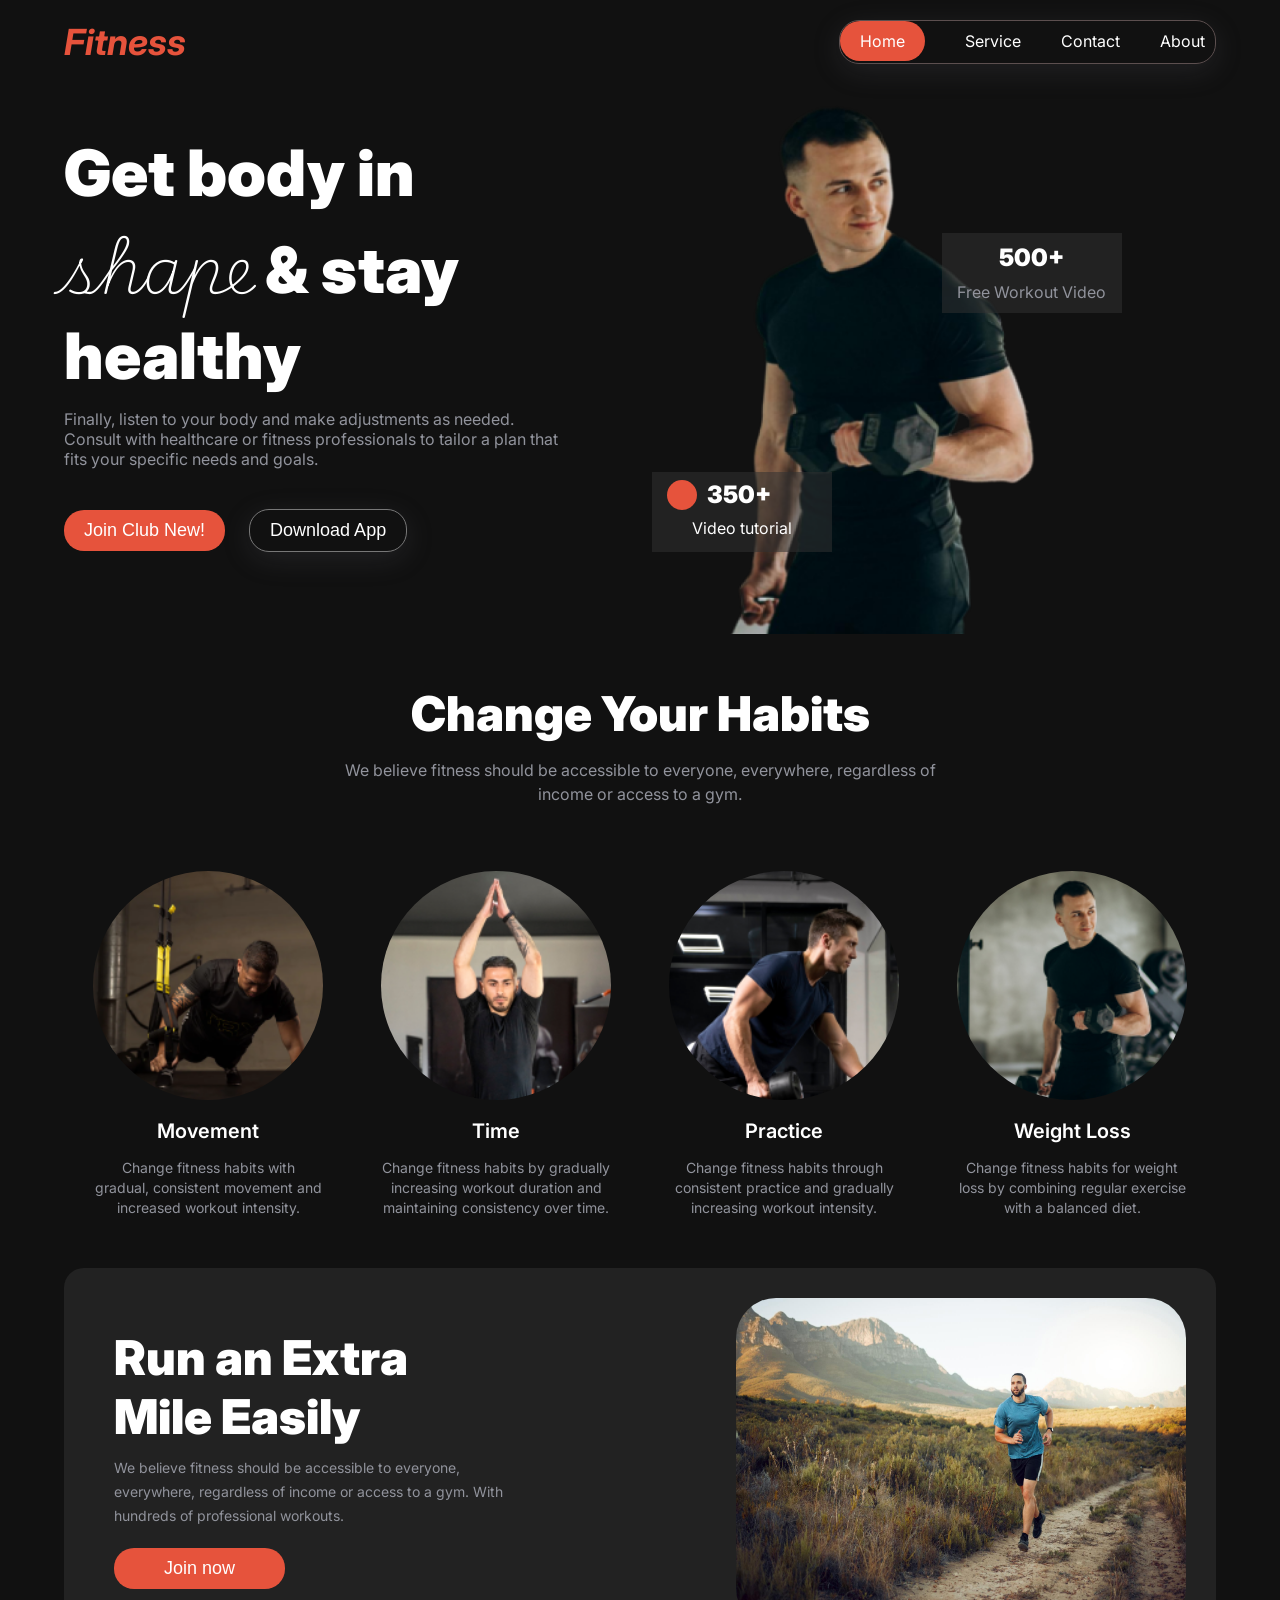
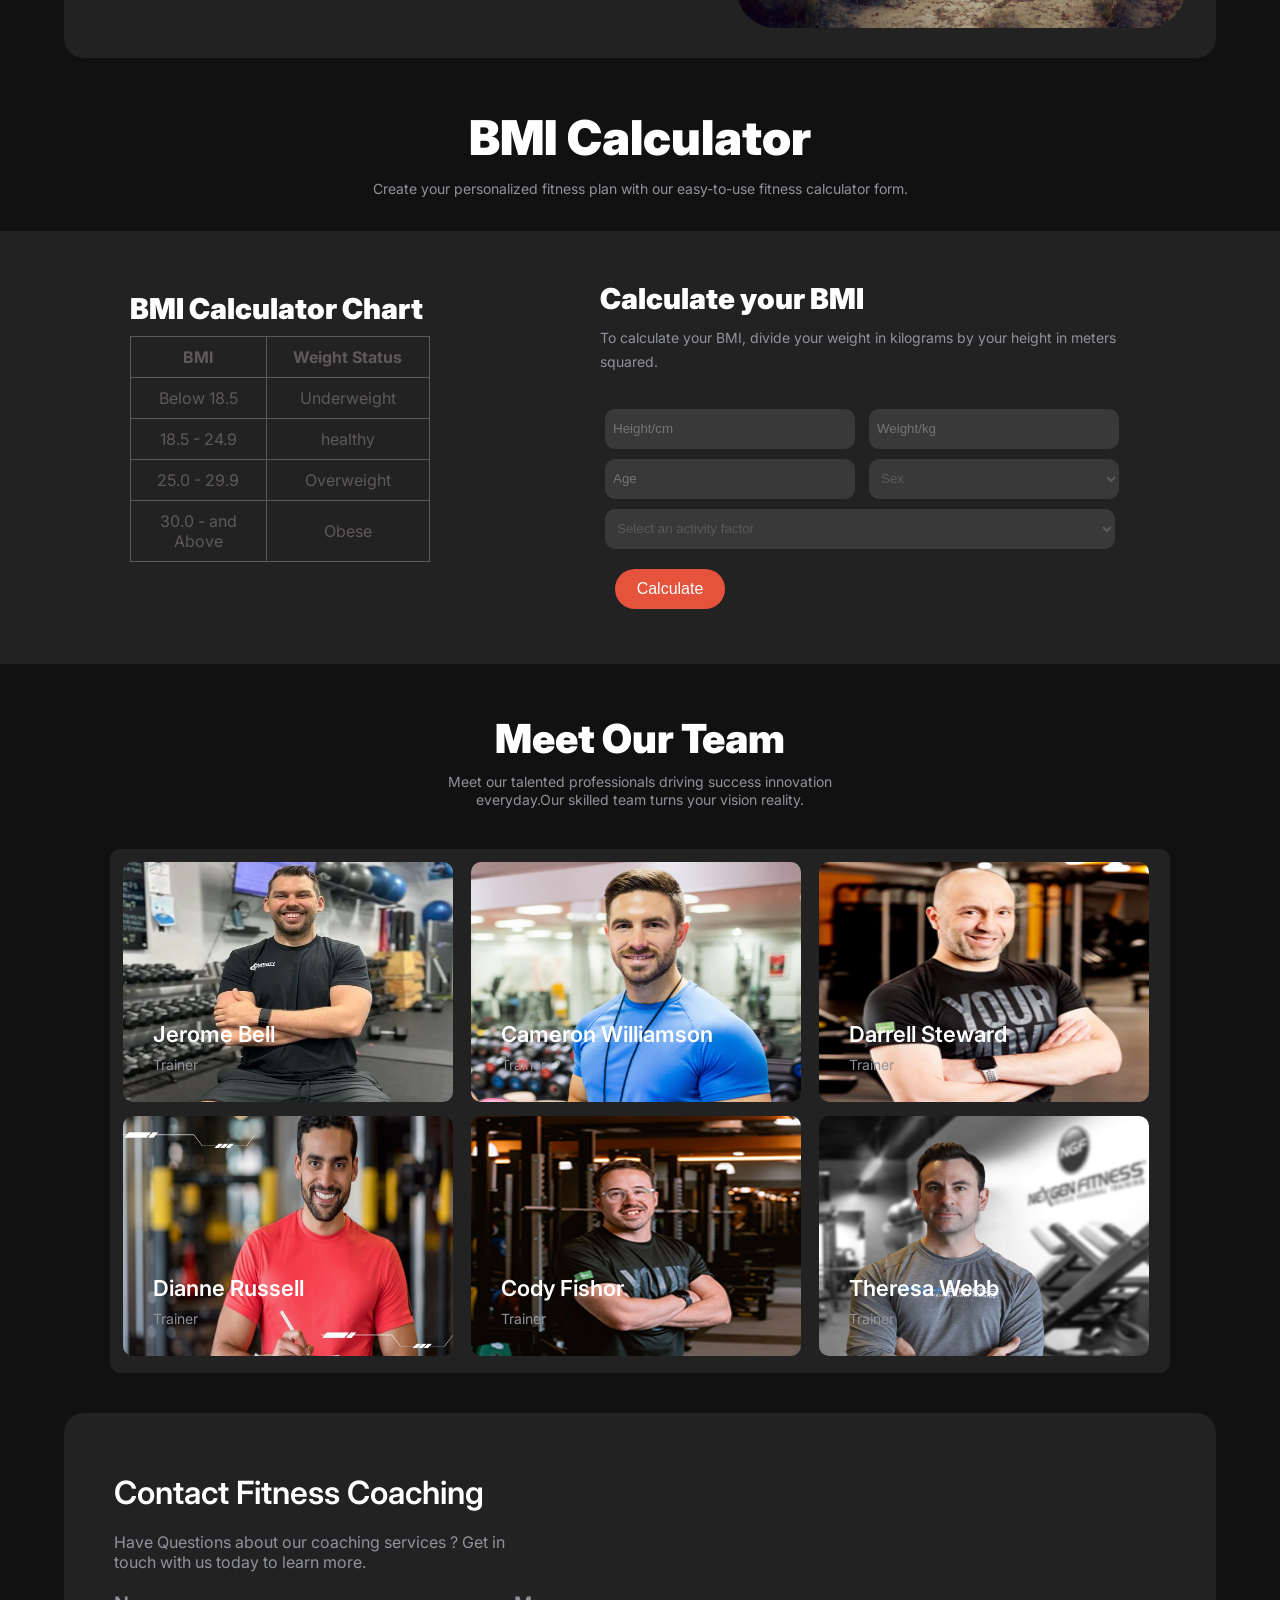
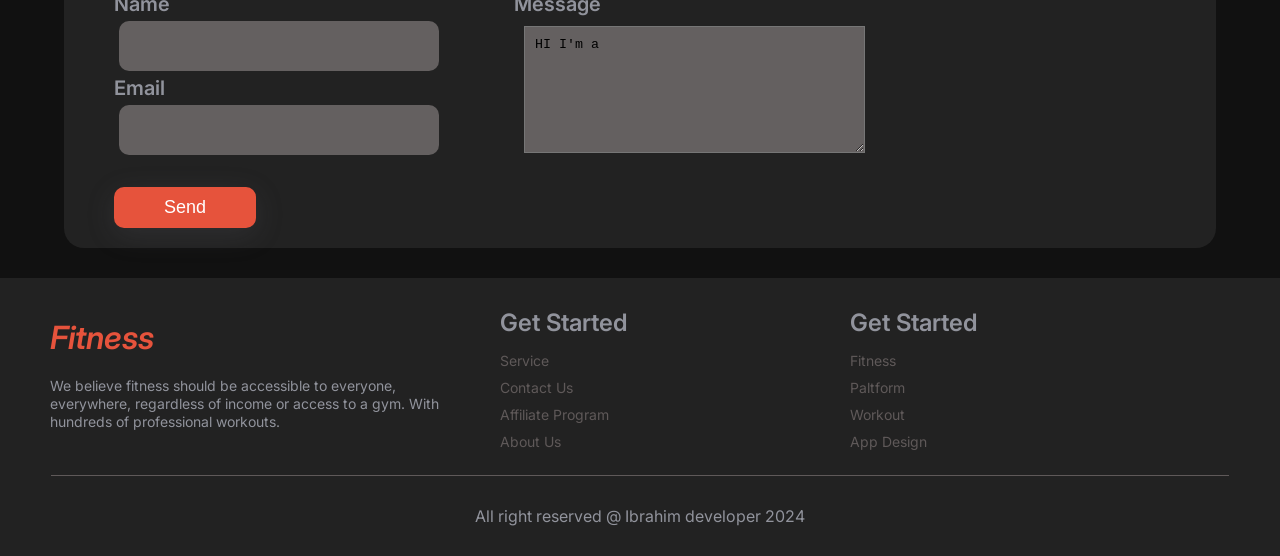
<file: index.html>
<!DOCTYPE html>
<html lang="en">

<head>
  <meta charset="UTF-8">
  <meta name="viewport" content="width=device-width, initial-scale=1.0">
  <title>Fitness</title>
  <link rel="stylesheet" href="style.css">
  <!-- icon link -->
  <link rel="stylesheet" href="https://cdn.jsdelivr.net/npm/boxicons@latest/css/boxicons.min.css">
  <!-- google gont link -->
  <link rel="preconnect" href="https://fonts.googleapis.com">
  <link rel="preconnect" href="https://fonts.gstatic.com" crossorigin>
  <link
    href="https://fonts.googleapis.com/css2?family=Playwrite+AT:ital,wght@0,100..400;1,100..400&family=Playwrite+BE+WAL:wght@100..400&family=Playwrite+DK+Uloopet:wght@100..400&display=swap"
    rel="stylesheet">

</head>

<body>
  <header class="header-section">
    <!-- navbar start  -->
    <nav class="navbar-main">
      <!-- logo -->
      <h2><i>Fitness</i></h2>

      <ul class="nav-link">
        <li><a href="" id="nav-color">Home</a></li>
        <li><a href="">Service</a></li>
        <li><a href="">Contact</a></li>
        <li><a href="">About</a></li>

      </ul>
      <div class="menu">
        <i class='bx bx-menu'></i>
      </div>
    </nav>
    <!-- navbar end -->

    <!-- bennar div start -->
    <div class="benner">
      <div class="bennar-content">
        <h1>Get body in <span class="italic">shape</span> & stay healthy</h1>
        <p>Finally, listen to your body and make adjustments as needed. Consult with healthcare or fitness professionals
          to tailor
          a plan that fits your specific needs and goals.</p>
        <div class="bannar-btn">
          <button class="btn">Join Club New!</button>
          <button class="btn-1">Download App</button>
        </div>
      </div>

      <!-- bannar-img -->

      <div class="bannar-img">
        <img src="images/Images 2.png" alt="">
        <div class="video-tutorial">
          <div class="display">
            <p></p>
            <h2>350+</h2>
          </div>
          <p>Video tutorial</p>
        </div>

        <div class="workout-video">
          <h2>500+</h2>
          <p>Free Workout Video</p>
        </div>
      </div>

    </div>
    <!-- bannar div end -->

  </header>


  <main class="main-section">
    <!-- Change Your Habits section start -->
    <section class="change-habites-section">
      <div class="change-habites-content">
        <h2>Change Your Habits</h2>
        <p>We believe fitness should be accessible to everyone, everywhere, regardless of income or access to a gym.</p>
      </div>
      <!-- habits section img part start -->
      <div class="habits-img-section">
        <div class="habits-img">
          <img src="images/image 3.png" alt="">
          <h3>Movement</h3>
          <p>Change fitness habits with gradual, consistent movement and increased workout intensity.</p>
        </div>

        <div class="habits-img">
          <img src="images/image 2.png" alt="">
          <h3>Time</h3>
          <p>Change fitness habits by gradually increasing workout duration and maintaining consistency over time.</p>
        </div>
        <div class="habits-img">
          <img src="images/image 4.png" alt="">
          <h3>Practice</h3>
          <p>Change fitness habits through consistent practice and gradually increasing workout intensity.</p>
        </div>
        <div class="habits-img">
          <img src="images/image 5.png" alt="">
          <h3>Weight Loss</h3>
          <p>Change fitness habits for weight loss by combining regular exercise with a balanced diet.</p>
        </div>
      </div>
      <!-- habits section img part end -->
    </section>
    <!-- Change Your Habits section ends -->


    <!-- Run an Extra Mile Easily section start-->
    <section class="run-section">
      <div class="run-content">
        <h2>Run an Extra Mile Easily</h2>
        <p>We believe fitness should be accessible to everyone, everywhere, regardless of income or access to a gym.
          With hundreds
          of professional workouts.</p>
        <button class="btn-2">Join now</button>
      </div>

      <img src="images/run.jpg" class="run-img" alt="">

    </section>

    <!-- Run an Extra Mile Easily section ends-->



    <!-- calculator-section start -->
    <section class="calculator-section">
      <h2>BMI Calculator</h2>
      <p>Create your personalized fitness plan with our easy-to-use fitness calculator form.</p>
      <div class="calculate-bmi">
        <div class="calculator">
          <table>
            <caption>BMI Calculator Chart</caption>
            <tr>
              <th>BMI</th>
              <th>Weight Status</th>
            </tr>

            <tr>
              <td>Below 18.5</td>
              <td>Underweight</td>
            </tr>

            <tr>
              <td>18.5 - 24.9</td>
              <td>healthy</td>
            </tr>

            <tr>
              <td>25.0 - 29.9</td>
              <td>Overweight</td>

            </tr>
            <tr>
              <td>30.0 - and Above</td>
              <td>Obese</td>
            </tr>

          </table>
        </div>
        <div class="calculator-form">
          <h2>Calculate your BMI</h2>
          <p>To calculate your BMI, divide your weight in kilograms by your height in meters squared.</p>

          <input type="height" name="height" placeholder="Height/cm">
          <input type="number" placeholder="Weight/kg">
          <br>
          <input type="number" placeholder="Age">
          <select name="sex">
            <option value="Sex">Sex</option>
            <option value="Male">Male</option>
            <option value="saab">Female</option>
            <option value="Other">Other</option>

          </select>
          <br>
          <select name="text" id="activity-factor">
            <option value="text">Select an activity factor</option>
          </select>
          <br>
          <input type="submit" value="Calculate" id="submit">
        </div>
      </div>

    </section>
    <!-- calculator-section ends -->

    <!-- Meet Our Team section starts  -->

    <section class="meet-our-tem">

      <div class="meet-our-content">
        <h2>Meet Our Team</h2>
        <p>Meet our talented professionals driving success innovation everyday.Our skilled team turns your vision
          reality.</p>
      </div>

      <!-- Meet Our Team img part -->
      <div class="trainer-img">
        <div class="trainer-name">
          <img src="images/trainer1.png" alt="">
          <h5>Jerome Bell</h5>
          <p>Trainer</p>
        </div>
        <div class="trainer-name">
          <img src="images/trainer2.png" alt="">
          <h5>Cameron Williamson</h5>
          <p>Trainer</p>
        </div>
        <div class="trainer-name">
          <img src="images/trainer3.png" alt="">
          <h5>Darrell Steward</h5>
          <p>Trainer</p>
        </div>
        <div class="trainer-name">
          <img src="images/trainer4.png" alt="">
          <h5>Dianne Russell</h5>
          <p>Trainer</p>
        </div>

        <div class="trainer-name">
          <img src="images/trainer5.png" alt="">
          <h5>Cody Fishor</h5>
          <p>Trainer</p>
        </div>
        <div class="trainer-name">
          <img src="images/trainer6.png" alt="">
          <h5>Theresa Webb</h5>
          <p>Trainer</p>
        </div>
      </div>
    </section>
    <!-- Meet Our Team section ends  -->
    <!-- client-message section start -->

    <section class="client-message">
      <div class="client-text">
        <h3>Contact Fitness Coaching</h3>
        <p>Have Questions about our coaching services ? Get in touch with us today to learn more.</p>
      </div>

      <div class="message-box">
        <div class="client-message-box">
          <label for="Name">Name</label>
          <br>
          <input type="text"> <br>
          <label for="Email">Email</label> <br>

          <input type="email">
        </div>
        <div class="client-message-box">

          <label for="">Message</label>

          <textarea name="Comment" id="Comment" cols="38" rows="7">HI I'm a</textarea>
        </div>
      </div>
      <br>
      <button class="message-btn">Send</button>

    </section>
    <!-- client-message section ends -->
  </main>
  <!-- footer section starts -->
  <footer>
    <div class="footer-section">
      <div class="footer-content">
        <h2><i>Fitness</i></h2>
        <p>We believe fitness should be accessible to everyone, everywhere, regardless of income or access to a gym.
          With
          hundreds
          of professional workouts.</p>
      </div>
      <div class="footer-service">
        <div class="footer-part">
          <h5>Get Started</h5>
          <a href="">Service</a>
          <a href="">Contact Us</a>
          <a href="">Affiliate Program</a>
          <a href="">About Us</a>
        </div>
        <div class="footer-part">
          <h5>Get Started</h5>
          <a href="">Fitness</a>
          <a href="">Paltform</a>
          <a href="">Workout</a>
          <a href="">App Design</a>
        </div>
      </div>

    </div>
    <p class="my-identity">All right reserved @ Ibrahim developer 2024</p>
  </footer>

</body>

</html>
</file>
<file: style.css>
@import url('https://fonts.googleapis.com/css2?family=Inter:wght@100..900&display=swap');
* {
  margin: 0;
  padding: 0;
  box-sizing: border-box;
}
:root {
  --btn-color: #e6533c;
  --text-color: #ffffff;
  --paragraph-color: #91939c;
}
body {
  font-family: 'Inter', sans-serif;
  background: #111111;
}
img {
  width: 100%;
  height: 100%;
}
/* navbar start  */
.header-section {
  background-color: linear-gradient(
    180deg,
    #111111 0%,
    rgba(119, 119, 119, 0) 100%
  );
  max-width: 1440px;
}
.navbar-main {
  width: 90%;
  display: flex;
  justify-content: space-between;
  text-align: center;
  margin: 20px auto;
  text-align: center;
}
.navbar-main h2 {
  color: var(--btn-color);
  font-size: 36px;
}
ul {
  display: flex;
  list-style: none;
  gap: 40px;
  border: 1px solid rgb(92, 79, 79);
  text-align: center;
  padding: 10px 10px 10px 0;
  border-radius: 20px;
  box-shadow: rgba(100, 100, 111, 0.2) 0px 7px 29px 0px;
  text-align: center;
}
ul li a {
  text-decoration: none;
  list-style: none;
  color: var(--text-color);
}
.nav-link li a:hover {
  color: skyblue;
}

#nav-color {
  background-color: var(--btn-color);
  padding: 10px 20px;
  border-radius: 20px;
}
.menu {
  display: none;
}
.bx-menu {
  color: var(--text-color);
  font-size: 30px;
}
/* navbar end */

/* bennar div start */

.benner {
  max-width: 90%;
  display: flex;
  justify-content: space-between;
  margin: 0 auto;
}
.bennar-content {
  width: 500px;
}
.bennar-content h1 {
  font-size: 4rem;
  font-weight: 900;
  color: var(--text-color);
  margin-top: 50px;
}
.italic {
  font-family: 'Playwrite AT', cursive;
  font-style: italic;
  font-size: 4rem;
  font-weight: 100;
}
.bennar-content p {
  font-size: 16px;
  font-weight: 400;
  line-height: 20px;
  color: var(--paragraph-color);
  padding-top: 15px;
}
.btn {
  font-size: 18px;
  font-weight: 400;
  background-color: var(--btn-color);
  padding: 10px 20px;
  color: var(--text-color);
  border: none;
  border-radius: 20px;
  transition: background-color 0.5s ease;
}
.btn-1 {
  font-size: 18px;
  font-weight: 400;
  padding: 10px 20px;
  color: var(--text-color);
  border: 1px solid #777777;
  margin-left: 20px;
  border-radius: 20px;
  background-color: #111111;
  transition: background-color 0.5s ease;
  box-shadow: rgba(100, 100, 111, 0.2) 0px 7px 29px 0px;
}
.btn:hover {
  cursor: pointer;
  background-color: #4535c1;
}
.btn-1:hover {
  cursor: pointer;
  background-color: #4535c1;
}
.bannar-btn {
  margin-top: 40px;
}

/* bannar-img */

.bannar-img {
  height: 550px;
  position: relative;
  margin: 0 auto;
}
.video-tutorial {
  position: absolute;
  background-color: rgba(48, 48, 48, 0.54);
  bottom: 15%;
  left: -22%;
  width: 180px;
  height: 80px;
}
.display {
  display: flex;
  padding: 8px 15px;
  align-items: center;
}
.display p {
  width: 30px;
  height: 30px;
  background-color: #e6533c;
  border-radius: 40px;
}
.display h2 {
  color: var(--text-color);
  padding: 0 10px;
  font-size: 24px;
  font-weight: 900;
}
.video-tutorial p {
  font-size: 16px;
  color: var(--text-color);
  text-align: center;
  font-weight: 400;
}
.workout-video {
  position: absolute;
  background-color: rgba(48, 48, 48, 0.54);
  top: 27%;
  right: -20%;
  width: 180px;
  height: 80px;
}
.workout-video h2 {
  color: var(--text-color);
  padding: 0 10px;
  font-size: 24px;
  font-weight: 900;
  text-align: center;
  padding: 10px;
}
.workout-video p {
  font-size: 16px;
  color: var(--paragraph-color);
  text-align: center;
  font-weight: 400;
}

/* bannar div end */

/* Change Your Habits section start */
.main-section {
  max-width: 1440px;
}

.change-habites-section {
  max-width: 90%;
  margin: 0 auto;
}

.change-habites-content {
  width: 670px;
  margin: 0 auto;
}
.change-habites-content h2 {
  font-size: 3rem;
  font-weight: 900;
  color: var(--text-color);
  text-align: center;
  margin-top: 50px;
}
.change-habites-content p {
  font-size: 16px;
  font-weight: 400;
  color: var(--paragraph-color);
  text-align: center;
  line-height: 24px;
  padding: 15px;
}

/* <!-- habits section img part start --> */
.habits-img-section {
  display: grid;
  grid-template-columns: repeat(4, 1fr);
  align-items: center;
  margin: 30px auto;
}
.habits-img {
  width: 230px;
  margin: 20px auto;
  text-align: center;
}
.habits-img img {
  border-radius: 50%;
}
.habits-img h3 {
  font-size: 20px;
  font-weight: 600;
  color: var(--text-color);
  padding: 15px;
}
.habits-img p {
  font-size: 14px;
  font-weight: 400;
  color: var(--paragraph-color);
  line-height: 20px;
}

/* <!-- habits section img part end --> */

/* Change Your Habits section ends */

/* Run an Extra Mile Easily section start */
.run-section {
  width: 90%;
  display: flex;
  justify-content: space-between;
  margin: 0 auto;
  background-color: #222222;
  border-radius: 20px;
  padding: 30px;
}
.run-content {
  width: 440px;
  padding: 20px;
}
.run-content h2 {
  font-size: 3rem;
  font-weight: 900;
  color: var(--text-color);
  text-align: start;
  padding: 10px 0;
}
.run-content p {
  font-size: 14px;
  font-weight: 400;
  color: var(--paragraph-color);
  text-align: start;
  line-height: 24px;
}

.run-img {
  width: 450px;
  height: 330px;
  border-radius: 40px;
  text-align: center;
}
.btn-2 {
  font-size: 18px;
  font-weight: 400;
  background-color: var(--btn-color);
  padding: 10px 50px;
  color: var(--text-color);
  border: none;
  margin-top: 20px;
  border-radius: 20px;
  transition: background-color 0.5s ease;
}
.btn-2:hover {
  cursor: pointer;
  background-color: #4535c1;
}
/* Run an Extra Mile Easily section ends */

/* calculator-section :start */
.calculator-section {
  margin: 40px auto;
}
.calculator-section h2 {
  font-size: 3rem;
  font-weight: 900;
  color: var(--text-color);
  text-align: center;
  padding: 10px 0;
}
.calculator-section p {
  font-size: 14px;
  font-weight: 400;
  color: var(--paragraph-color);
  text-align: center;
  line-height: 24px;
  margin-bottom: 30px;
}
.calculate-bmi {
  background-color: #222222;
  display: flex;
  justify-content: space-between;
  align-items: start;
  padding: 30px 80px;
}
.calculator-section caption {
  font-size: 1.8rem;
  font-weight: 900;
  color: var(--text-color);
  text-align: start;
  padding: 10px 0;
}
.calculator {
  width: 300px;
  margin: 20px 50px;
}
table {
  background-color: #222222;
  border-collapse: collapse;
  text-align: center;
}

th,
td {
  color: #5f5959;
  font-size: 16px;
  border: 1px solid #5f5959;
  padding: 10px;
  text-align: center;
  width: 230px;
}
.calculator-form {
  width: 550px;
  margin: 10px 50px;
  align-items: center;
}
.calculator-form h2 {
  font-size: 1.8rem;
  font-weight: 900;
  color: var(--text-color);
  text-align: start;
  padding: 10px 0;
}
.calculator-form p {
  font-size: 14px;
  font-weight: 400;
  color: var(--paragraph-color);
  text-align: start;
  line-height: 24px;
}
input {
  width: 250px;
  height: 40px;
  margin: 5px;
  color: #5f5959;
  background-color: #ffffff1a;
  padding: 8px;
  border-radius: 10px;
  border: none;
}
select {
  width: 250px;
  height: 40px;
  margin: 5px;
  color: #5f5959;
  padding: 8px;
  background-color: #ffffff1a;
  border-radius: 10px;
  border: none;
}

#activity-factor {
  width: 510px;
  height: 40px;
  margin: 5px;
  padding: 8px;
  background-color: #ffffff1a;
  box-sizing: 10px;
}
#submit {
  background-color: var(--btn-color);
  color: var(--text-color);
  width: 110px;
  font-size: 16px;
  border-radius: 20px;
  margin: 15px;
  transition: background-color 0.5s ease;
}
#submit:hover {
  cursor: pointer;
  background-color: #4535c1;
}
/* calculator-section ends */

/* Meet Our Team section starts  */

.meet-our-content {
  width: 400px;
  margin: 40px auto;
  text-align: center;
}
.meet-our-content h2 {
  font-size: 2.5rem;
  font-weight: 900;
  color: var(--text-color);
  padding: 10px 0;
}
.meet-our-content p {
  font-size: 14px;
  font-weight: 400;
  color: var(--paragraph-color);
  line-height: 18px;
  margin-bottom: 30px;
}
.trainer-img {
  width: 1060px;
  display: grid;
  background-color: #222222;
  grid-template-columns: repeat(3, 1fr);
  margin: 40px auto;
  padding: 8px;
  border-radius: 10px;
}
.trainer-name img {
  width: 340px;
  height: 250px;
  padding: 5px;
  border-radius: 15px;
}
.trainer-name {
  position: relative;
}
.trainer-name h5 {
  position: absolute;
  font-size: 22px;
  font-weight: 600;
  color: var(--text-color);
  bottom: 25%;
  left: 10%;
}
.trainer-name p {
  position: absolute;
  font-size: 14px;
  font-weight: 400;
  color: var(--paragraph-color);
  bottom: 15%;
  left: 10%;
}
/* client-message section start */
.client-message {
  width: 90%;
  background-color: #222222;
  margin: 30px auto;
  border-radius: 20px;
}
.client-text {
  width: 450px;
  padding: 40px 0 0 50px;
}
.client-text h3 {
  font-size: 2rem;
  color: var(--text-color);
  padding-top: 20px;
  font-weight: 600;
}
.client-text p {
  font-size: 16px;
  color: var(--paragraph-color);
  padding-top: 20px;
  text-align: start;
  font-weight: 400;
}
.message-box {
  display: flex;
}
.client-message-box {
  width: 400px;
  padding: 20px 0 0 50px;
}
.client-message-box input {
  width: 320px;
  height: 50px;
  padding: 20px;
  background-color: #646060;
}
.client-message-box label {
  color: var(--paragraph-color);
  font-size: 20px;
  font-weight: 600;
  padding-top: 20px;
}
.client-message-box textarea {
  background-color: #646060;
  padding: 10px;
  margin: 10px;
}
.message-btn {
  background-color: var(--btn-color);
  padding: 10px 50px;
  color: var(--text-color);
  font-size: 18px;
  margin-left: 50px;
  margin-bottom: 20px;
  border: none;
  border-radius: 10px;
  transition: background-color 0.5s ease;
  box-shadow: rgba(100, 100, 111, 0.2) 0px 7px 29px 0px;
}

.message-btn:hover {
  cursor: pointer;
  background-color: #4535c1;
}

/* client-message section ends */

/* fotter-section start */

footer {
  max-width: 100%;
  background-color: #222222;
}
.footer-section {
  width: 80%;
  padding: 20px 50px;
  display: grid;
  grid-template-columns: 400px 800px;
}
.footer-service {
  display: grid;
  grid-template-columns: 350px 350px;
  text-align: left;
  margin-left: 50px;
}

.footer-content h2 {
  font-size: 2rem;
  font-weight: 600;
  color: var(--btn-color);
  padding: 20px 0;
}

.footer-content p {
  font-size: 14px;
  font-weight: 400;
  color: var(--paragraph-color);
  line-height: 18px;
}
.footer-service h5 {
  font-size: 1.5rem;
  color: var(--paragraph-color);
  font-weight: 600;
  padding: 10px 0;
}
.footer-part a {
  color: #5f5959;
  font-size: 14px;
  padding: 5px 0;
  display: flex;
  text-decoration: none;
}
.my-identity {
  text-align: center;
  color: var(--paragraph-color);
  padding: 30px 0;
  border-top: 1px solid #5f5959;
  width: 92%;
  margin: 0 auto;
}

/* Meet Our Team section ends  */

/* resposive design Tablet */
@media screen and (max-width: 900px) {
  /* header-section start */
  .benner {
    flex-direction: column;
  }
  .bannar-img {
    margin-top: 40px;
  }
  .workout-video {
    top: 16%;
    right: -15%;
  }
  .video-tutorial {
    background-color: rgba(48, 48, 48, 0.54);
    bottom: 15%;
    left: -3%;
  }
  /* header-section ends */

  /* habits section img part start */
  .habits-img-section {
    grid-template-columns: repeat(2, 1fr);
  }
  /* habits section img part end */
  .run-content {
    width: 400px;
    padding: 10px;
  }
  .run-img {
    width: 300px;
    height: 350px;
  }
  /* calculator-section start */
  .calculator-section h2 {
    text-align: start;
    padding-left: 20px;
  }
  .calculator-section p {
    text-align: start;
    padding: 20px;
  }
  .calculate-bmi {
    flex-direction: column;
  }
  .calculator {
    margin: 10px;
    align-items: start;
  }
  .calculator-form {
    margin: 10px;
  }
  .calculate-bmi {
    padding: 10px;
  }

  .trainer-img {
    width: 500px;
    grid-template-columns: repeat(2, 1fr);
    margin: 20px auto;
  }
  /* foter-section start */
  .footer-content {
    width: 380px;
    margin-bottom: 20px;
  }
  .footer-section {
    grid-template-columns: 1fr;
  }

  .footer-service > div {
    margin-bottom: 20px;
  }
}

/* resposive design mobile */
@media screen and (max-width: 576px) {
  .nav-link {
    display: none;
  }

  .menu {
    display: block;
  }
  .workout-video {
    top: 16%;
    right: -5%;
  }
  .bennar-content {
    width: 370px;
  }

  /* header-section ends */

  /* habits section img part start */
  .change-habites-content {
    width: 400px;
    margin: 0 auto;
  }
  .habits-img-section {
    grid-template-columns: repeat(1, 1fr);
  }
  /* habits section img part end */
  .run-section {
    flex-direction: column;
    margin: 0 auto;
    padding: 10px;
  }
  .run-content {
    width: 320px;
  }
  .run-img {
    width: 430px;
    height: 250px;
    padding: 10px;
  }
  .btn-2 {
    margin: 20px 0;
    padding: 10px 80px;
  }

  /* calculator-section start */

  input {
    width: 150px;
  }
  select {
    width: 150px;
  }

  #activity-factor {
    width: 320px;
  }
  .calculator-form {
    margin: 10px;
  }
  .calculator-form {
    width: 350px;
    margin: 10px;
  }
  .calculator {
    padding: 15px;
  }
  .calculate-bmi {
    padding: 15px;
  }
  /* calculator-section ends */
  .trainer-img {
    width: 450px;
    grid-template-columns: repeat(1, 1fr);
    margin: 20px auto;
  }
  .trainer-name img {
    width: 430px;
    height: 250px;
    padding: 8px;
    border-radius: 15px;
  }
  /* client message start */
  .message-box {
    flex-direction: column;
  }
  .client-text {
    width: 400px;
    padding: 40px 0 0 20px;
  }
  .client-message-box {
    padding: 20px 0 0 20px;
  }
  /* client messese ends */
  .footer-section {
    padding: 20px;
  }
  .footer-service {
    grid-template-columns: 1fr;
    align-items: center;
    margin-left: 0;
  }
}
/* resposive design mobile */
@media screen and (max-width: 450px) {
  .run-img {
    width: 340px;
    height: 200px;
    padding: 8px;
  }
  /* calculator-section ends */
  .trainer-img {
    width: 350px;
    margin: 0;
  }
}
</file>
